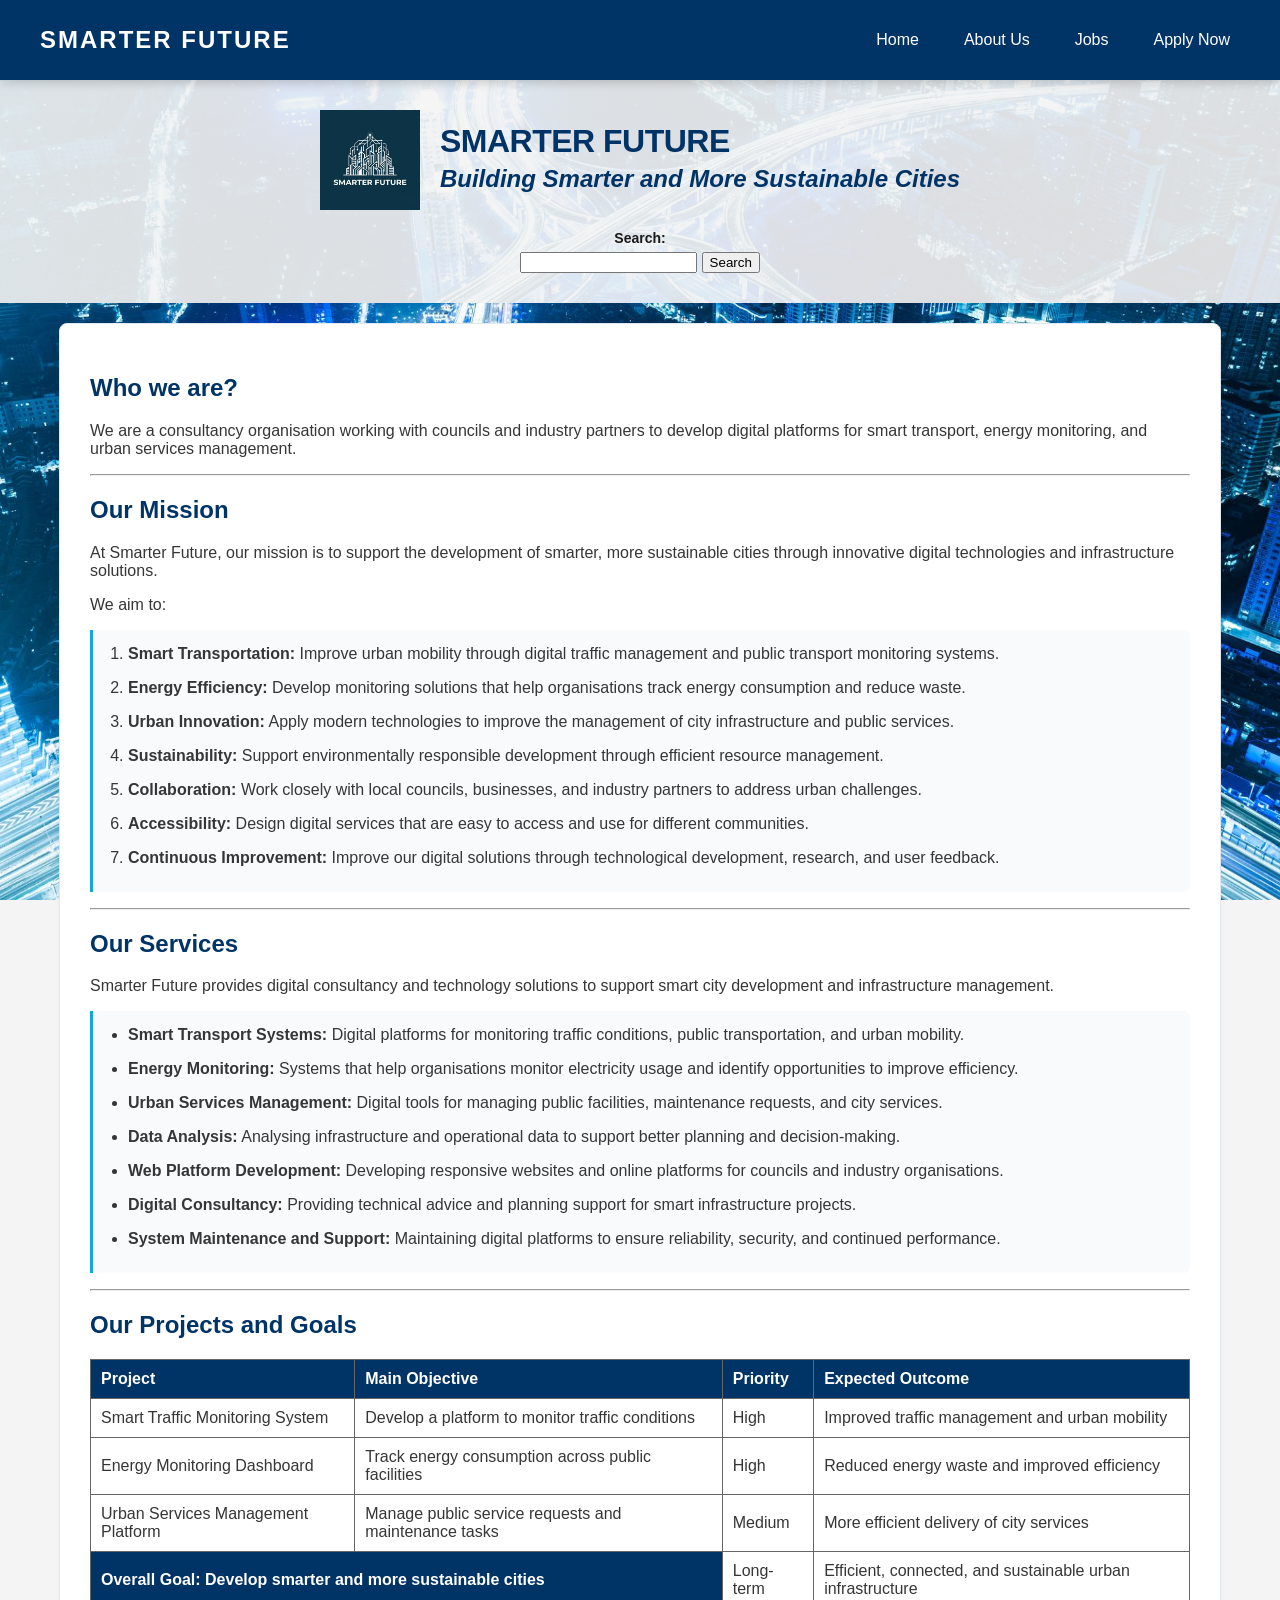
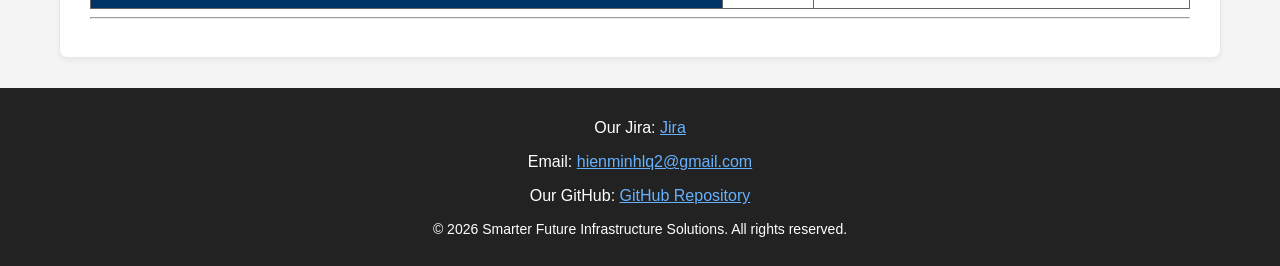
<file: index.html>
<!DOCTYPE html>
<html lang="en">

<head>
    <meta charset="utf-8" />
    <meta name="description" content="Smarter Future Infrastructure Solutions" />
    <meta name="keywords" content="Smart Cities, Transport, Energy, Urban Services" />
    <meta name="author" content="IDontKnowGr" />
    <title>Smarter Future - Home</title>
    <link rel="stylesheet" href="styles.css" />

    <style>
        .index-intro h2 {
            font-style: italic;
        }
    </style>
</head>

<body>

    <header>
        <nav>
            <div class="logo">SMARTER FUTURE</div>

            <ul class="nav-links">
                <li><a href="index.html">Home</a></li>
                <li><a href="about.html">About Us</a></li>
                <li><a href="jobs.html">Jobs</a></li>
                <li><a href="apply.html">Apply Now</a></li>
            </ul>
        </nav>
    </header>

    <section class="index-intro">

        <div class="index-brand">
            <img src="images/logo.png" alt="Smarter Future Company Logo" class="index-logo">

            <div>
                <h1>SMARTER FUTURE</h1>
                <h2>Building Smarter and More Sustainable Cities</h2>
            </div>
        </div>

        <form action="index.html" method="get" class="index-search">
            <label for="search">Search:</label>
            <input type="search" name="search" id="search" />
            <input type="submit" value="Search" />
        </form>

    </section>

    <article id="index-content">

        <h2>Who we are?</h2>

        <p>
            We are a consultancy organisation working with councils and
            industry partners to develop digital platforms for smart
            transport, energy monitoring, and urban services management.
        </p>

        <hr />

        <h2>Our Mission</h2>

        <p>
            At Smarter Future, our mission is to support the development
            of smarter, more sustainable cities through innovative
            digital technologies and infrastructure solutions.
        </p>

        <p>We aim to:</p>

        <ol>
            <li>
                <strong>Smart Transportation:</strong>
                Improve urban mobility through digital traffic management
                and public transport monitoring systems.
            </li>

            <li>
                <strong>Energy Efficiency:</strong>
                Develop monitoring solutions that help organisations
                track energy consumption and reduce waste.
            </li>

            <li>
                <strong>Urban Innovation:</strong>
                Apply modern technologies to improve the management
                of city infrastructure and public services.
            </li>

            <li>
                <strong>Sustainability:</strong>
                Support environmentally responsible development
                through efficient resource management.
            </li>

            <li>
                <strong>Collaboration:</strong>
                Work closely with local councils, businesses,
                and industry partners to address urban challenges.
            </li>

            <li>
                <strong>Accessibility:</strong>
                Design digital services that are easy to access
                and use for different communities.
            </li>

            <li>
                <strong>Continuous Improvement:</strong>
                Improve our digital solutions through technological
                development, research, and user feedback.
            </li>
        </ol>

        <hr />

        <h2>Our Services</h2>

        <p>
            Smarter Future provides digital consultancy and technology
            solutions to support smart city development and
            infrastructure management.
        </p>

        <ul>
            <li>
                <strong>Smart Transport Systems:</strong>
                Digital platforms for monitoring traffic conditions,
                public transportation, and urban mobility.
            </li>

            <li>
                <strong>Energy Monitoring:</strong>
                Systems that help organisations monitor electricity
                usage and identify opportunities to improve efficiency.
            </li>

            <li>
                <strong>Urban Services Management:</strong>
                Digital tools for managing public facilities,
                maintenance requests, and city services.
            </li>

            <li>
                <strong>Data Analysis:</strong>
                Analysing infrastructure and operational data
                to support better planning and decision-making.
            </li>

            <li>
                <strong>Web Platform Development:</strong>
                Developing responsive websites and online platforms
                for councils and industry organisations.
            </li>

            <li>
                <strong>Digital Consultancy:</strong>
                Providing technical advice and planning support
                for smart infrastructure projects.
            </li>

            <li>
                <strong>System Maintenance and Support:</strong>
                Maintaining digital platforms to ensure reliability,
                security, and continued performance.
            </li>
        </ul>

        <hr />

        <h2>Our Projects and Goals</h2>

        <table border="1">
            <tr>
                <th>Project</th>
                <th>Main Objective</th>
                <th>Priority</th>
                <th>Expected Outcome</th>
            </tr>

            <tr>
                <td>Smart Traffic Monitoring System</td>
                <td>Develop a platform to monitor traffic conditions</td>
                <td>High</td>
                <td>Improved traffic management and urban mobility</td>
            </tr>

            <tr>
                <td>Energy Monitoring Dashboard</td>
                <td>Track energy consumption across public facilities</td>
                <td>High</td>
                <td>Reduced energy waste and improved efficiency</td>
            </tr>

            <tr>
                <td>Urban Services Management Platform</td>
                <td>Manage public service requests and maintenance tasks</td>
                <td>Medium</td>
                <td>More efficient delivery of city services</td>
            </tr>

            <tr>
                <th colspan="2">
                    Overall Goal: Develop smarter and more sustainable cities
                </th>
                <td>Long-term</td>
                <td>Efficient, connected, and sustainable urban infrastructure</td>
            </tr>
        </table>

        <hr />

    </article>

    <footer>

        <p>
            Our Jira:
            <a href="https://vominhkhoi19052020.atlassian.net/jira/for-you?continue=https%3A%2F%2Fvominhkhoi19052020.atlassian.net%2Fwelcome%2Fsoftware%3FprojectId%3D10001&amp;atlOrigin=eyJpIjoiNzM0OTE0NDg0NWY0NDk5MzhkM2YyNmM0NTU4NWM4OGYiLCJwIjoiamlyYS1zb2Z0d2FyZSJ9&amp;tab=recommendedActions">Jira</a>
        </p>

        <p>
            Email:
            <a href="mailto:hienminhlq2@gmail.com">
                hienminhlq2@gmail.com
            </a>
        </p>

        <p>
            Our GitHub:
            <a href="https://github.com/KhoiIDK/IDontKnowGr">
                GitHub Repository
            </a>
        </p>

        <p style="font-size: 14px;">
            &copy; 2026 Smarter Future Infrastructure Solutions.
            All rights reserved.
        </p>

    </footer>

</body>
</html>
</file>
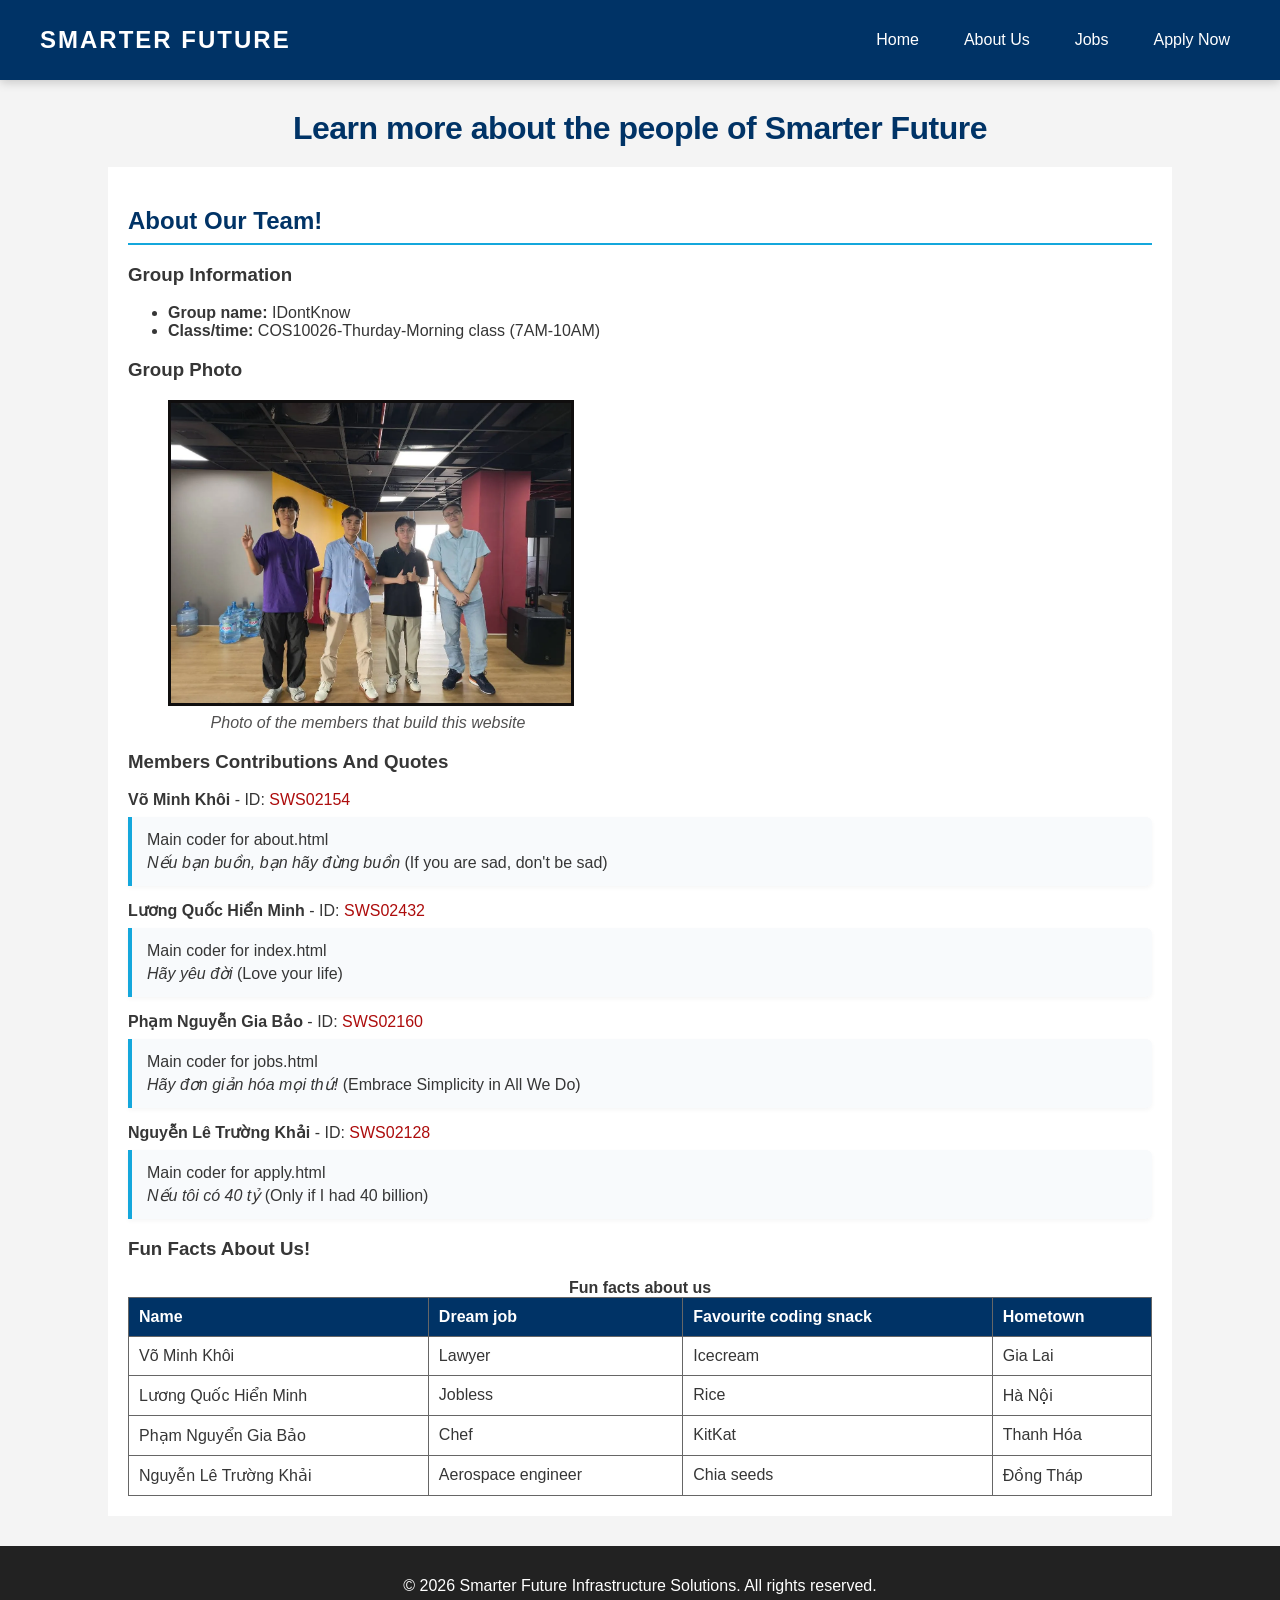
<file: about.html>
<!DOCTYPE html>
<html lang="en">
<head>
    <meta charset="UTF-8">
    <meta name="viewport" content="width=device-width, initial-scale=1.0">
    <title>About us</title>
    <link rel="stylesheet" href="styles.css">
</head>

<body>
    <header>
        <nav>
            <div class="logo">Smarter Future</div>
            <ul class="nav-links">
                <li><a href="index.html">Home</a></li>
                <li><a href="about.html">About Us</a></li>
                <li><a href="jobs.html">Jobs</a></li>
                <li><a href="apply.html">Apply Now</a></li>
            </ul>
        </nav>
    </header>

    <h1>Learn more about the people of Smarter Future</h1>

    <main>
        <h2>About Our Team!</h2>
        <section>
            <h3>Group Information</h3>
            <ul>
                <li><strong>Group name:</strong> IDontKnow</li>
                <li><strong>Class/time:</strong> COS10026-Thurday-Morning class (7AM-10AM)</li>
            </ul>
        </section>
        <section>
            <h3>Group Photo</h3>
            <figure class="groupphoto">
                <img src="images/groupidontknowphoto.webp" alt="Photo of the group members">
                <figcaption>Photo of the members that build this website</figcaption> 
            </figure>
        </section>
        <section>
            <h3>Members Contributions And Quotes</h3>
            <dl>
                <dt><strong>Võ Minh Khôi</strong> - ID: <span class="studentid">SWS02154</span></dt>
                <dd class="highlightbox">
                    <p>Main coder for about.html</p>
                    <p><em>Nếu bạn buồn, bạn hãy đừng buồn</em> (If you are sad, don't be sad)</p>
                </dd>
                <dt><strong>Lương Quốc Hiển Minh</strong> - ID: <span class="studentid">SWS02432</span></dt>
                <dd class="highlightbox">
                    <p>Main coder for index.html</p>
                    <p><em>Hãy yêu đời</em> (Love your life)</p>
                </dd>
                <dt><strong>Phạm Nguyễn Gia Bảo</strong> - ID: <span class="studentid">SWS02160</span></dt>
                <dd class="highlightbox">
                    <p>Main coder for jobs.html</p>
                    <P><em>Hãy đơn giản hóa mọi thứ!</em> (Embrace Simplicity in All We Do)</P>
                </dd>
                <dt><strong>Nguyễn Lê Trường Khải</strong> - ID: <span class="studentid">SWS02128</span></dt>
                <dd class="highlightbox">
                    <p>Main coder for apply.html</p>
                    <p><em>Nếu tôi có 40 tỷ</em> (Only if I had 40 billion)</p>
                </dd>
            </dl>
        </section>
        <section>
            <h3>Fun Facts About Us!</h3>
            <table>
                <caption><strong>Fun facts about us</strong></caption>
                <thead>
                    <tr>
                        <th>Name</th>
                        <th>Dream job</th>
                        <th>Favourite coding snack</th>
                        <th>Hometown</th>
                    </tr>
                </thead>
                <tbody>
                    <tr>
                        <td>Võ Minh Khôi</td>
                        <td>Lawyer</td>
                        <td>Icecream</td>
                        <td>Gia Lai</td>
                    </tr>
                    <tr>
                        <td>Lương Quốc Hiển Minh</td>
                        <td>Jobless</td>
                        <td>Rice</td>
                        <td>Hà Nội</td>
                    </tr>
                    <tr>
                        <td>Phạm Nguyển Gia Bảo</td>
                        <td>Chef</td>
                        <td>KitKat</td>
                        <td>Thanh Hóa</td>
                    </tr>
                    <tr>
                        <td>Nguyễn Lê Trường Khải</td>
                        <td>Aerospace engineer</td>
                        <td>Chia seeds</td>
                        <td>Đồng Tháp</td>
                    </tr>
                </tbody>
            </table>
        </section>
    </main>

    <footer>
        <p>&copy; 2026 Smarter Future Infrastructure Solutions. All rights reserved.</p>
    </footer>
</body>
</html>
</file>
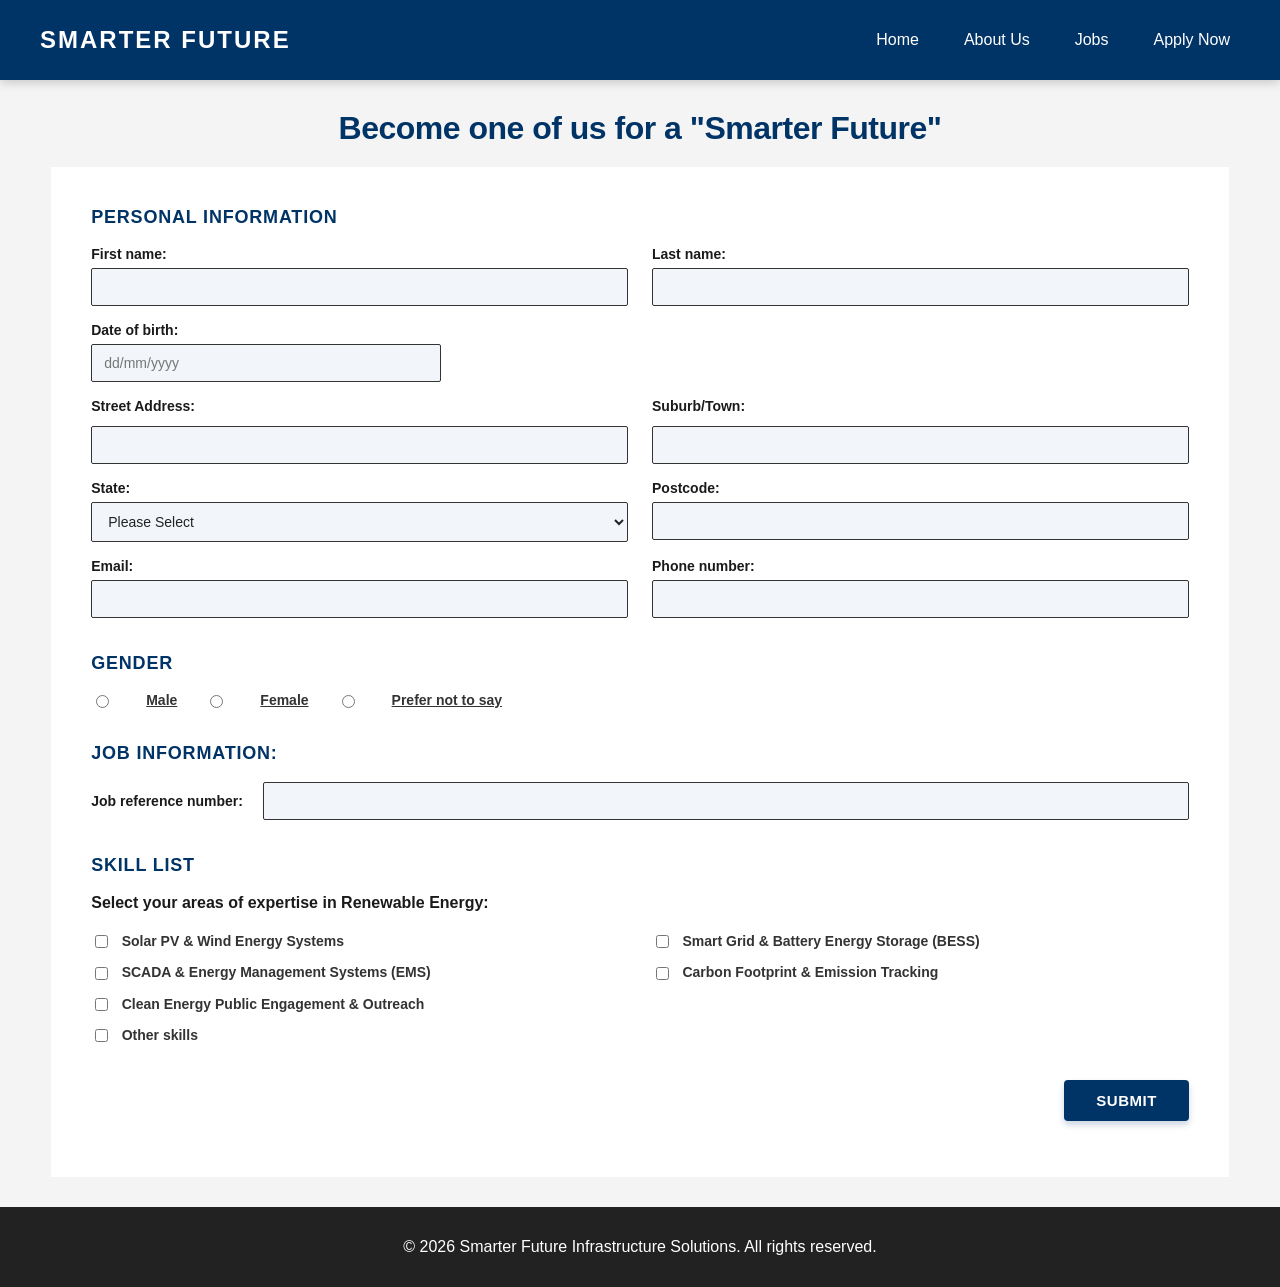
<file: apply.html>
<!-- we will be Smart City Infrastructure Consultancy, our company name is "Smarter Future" -->
<!--REMEMBER TO READ THE ASSIGNMENT AND LOOK ON JIRA TO KNOW WHAT URE DOING-->
<!DOCTYPE html>
<html lang="en">
<head>
    <meta charset="UTF-8">
    <meta name="viewport" content="width=device-width, initial-scale=1.0">
    <title>Job Application Site</title>
    <link rel="stylesheet" href="styles.css">
    <style>
        label[for="job_ref_num"] {
            font-weight: bold;
        }
    </style>
</head>
<body>
    <header>
        <nav>
            <div class="logo">Smarter Future</div>
            <ul class="nav-links">
                <li><a href="index.html">Home</a></li>
                <li><a href="about.html">About Us</a></li>
                <li><a href="jobs.html">Jobs</a></li>
                <li><a href="apply.html">Apply Now</a></li>
            </ul>
        </nav>
    </header>
    <h1>Become one of us for a "Smarter Future"</h1>
    <main>
    <form action="https://mercury.swin.edu.au/it000000/formtest.php" method="post">
        <fieldset>
            <legend>Personal information</legend>
            <p>
                <label for="first_name">First name:</label>
                <input id="first_name" name="first_name" type="text" pattern="^[a-zA-Z]+$" maxlength="20" size="40" required="required">
            </p>
            
            <p>
                <label for="last_name">Last name:</label>
                <input id="last_name" name="last_name" type="text" pattern="^[a-zA-Z]+$" maxlength="20" size="40" required="required">
            </p>
            <p>
                <label for="dob">Date of birth:</label>
                <input id="dob" name="dob" type="text" placeholder="dd/mm/yyyy" pattern="^(0[1-9]|[12][0-9]|3[01])\/(0[1-9]|1[0-2])\/\d{4}$" required="required">
            </p>

            <span>
            <label for="address">Street Address:</label>
            <input type="text" id="address" name="address" maxlength="40" size="40" required="required">

            <label for="sub_town">Suburb/Town:</label>
            <input type="text" id="sub_town" name="sub_town" maxlength="40" size="40" required="required">
            </span>

            <p>
                <label for="state">State:</label>
                <select id="state" name="state" required="required">
                    <option value="" selected="selected">Please Select</option>
                    <option value="VIC">VIC</option>
                    <option value="NSW">NSW</option>
                    <option value="QLD">QLD</option>
                    <option value="NT">NT</option>
                    <option value="WA">WA</option>
                    <option value="SA">SA</option>
                    <option value="TAS">TAS</option>
                    <option value="ACT">ACT</option>
                </select>
            </p>
            <p>
                <label for="postcode">Postcode:</label>
                <input type="text" id="postcode" name="postcode" required="required" pattern="^[0-9]{4}$" maxlength="4" size="40">
            </p>
            
            <p>
                <label for="email">Email:</label>
                <input type="email" id="email" name="email" required="required" size="40">
            </p>

            <p>
                <label for="phone_num">Phone number:</label>
                <input type="tel" id="phone_num" name="phone_num" pattern="^[0-9]{8,12}$" size="40" required="required" maxlength="40"> 
            </p>
        </fieldset>

        <fieldset>
            <legend>Gender</legend>
            <p><input type="radio" name="gender" id="male" value="Male" required="required"><label for="male" style="text-decoration: underline;">Male</label> <input type="radio" name="gender" id="female" value="female" required="required"><label for="female" style="text-decoration: underline;">Female</label>
            <input type="radio" name="gender" id="not_said" value="not_said" required="required"> <label for="not_said" style="text-decoration: underline;">Prefer not to say</label>
            </p>
        </fieldset>

        <fieldset>
                <legend>Job information:</legend>
                <p>
                    <label for="job_ref_num">Job reference number:</label>
                    <input id="job_ref_num" name="job_ref_num" type="text" pattern="^[a-zA-Z0-9 ]{5}$" maxlength="5" size="40" required="required">
                </p>
            </fieldset>
            <fieldset>
    <legend>Skill list</legend>
    <p>Select your areas of expertise in Renewable Energy:</p>

    <p>
        <input type="checkbox" id="skill_solar_wind" name="skills[]" value="Solar_Wind_Systems">
        <label for="skill_solar_wind">Solar PV &amp; Wind Energy Systems</label>
    </p>

    <p>
        <input type="checkbox" id="skill_smart_grid" name="skills[]" value="Smart_Grid_Storage" >
        <label for="skill_smart_grid">Smart Grid &amp; Battery Energy Storage (BESS)</label>
    </p>

    <p>
        <input type="checkbox" id="skill_scada" name="skills[]" value="SCADA_EMS" >
        <label for="skill_scada">SCADA &amp; Energy Management Systems (EMS)</label>
    </p>

    <p>
        <input type="checkbox" id="skill_carbon" name="skills[]" value="Carbon_Accounting" >
        <label for="skill_carbon">Carbon Footprint &amp; Emission Tracking</label>
    </p>

    <p>
        <input type="checkbox" id="skill_engagement" name="skills[]" value="Public_Engagement" >
        <label for="skill_engagement">Clean Energy Public Engagement &amp; Outreach</label>
    </p>

    <p>
        <input type="checkbox" id="skill_other" name="skills[]" value="Other" >
        <label for="skill_other">Other skills</label>
        <textarea id="other_skill_text" name="skill_other" rows="10" cols="40" placeholder="Please specify your other skills"></textarea>
    </p>
</fieldset>

    <p>
        <input type="submit" value="Submit" class="button_submit">
    </p>

    </form>
    </main>
    <footer>
        <p>&copy; 2026 Smarter Future Infrastructure Solutions. All rights reserved.</p>
    </footer>

</body>
</html>
</file>
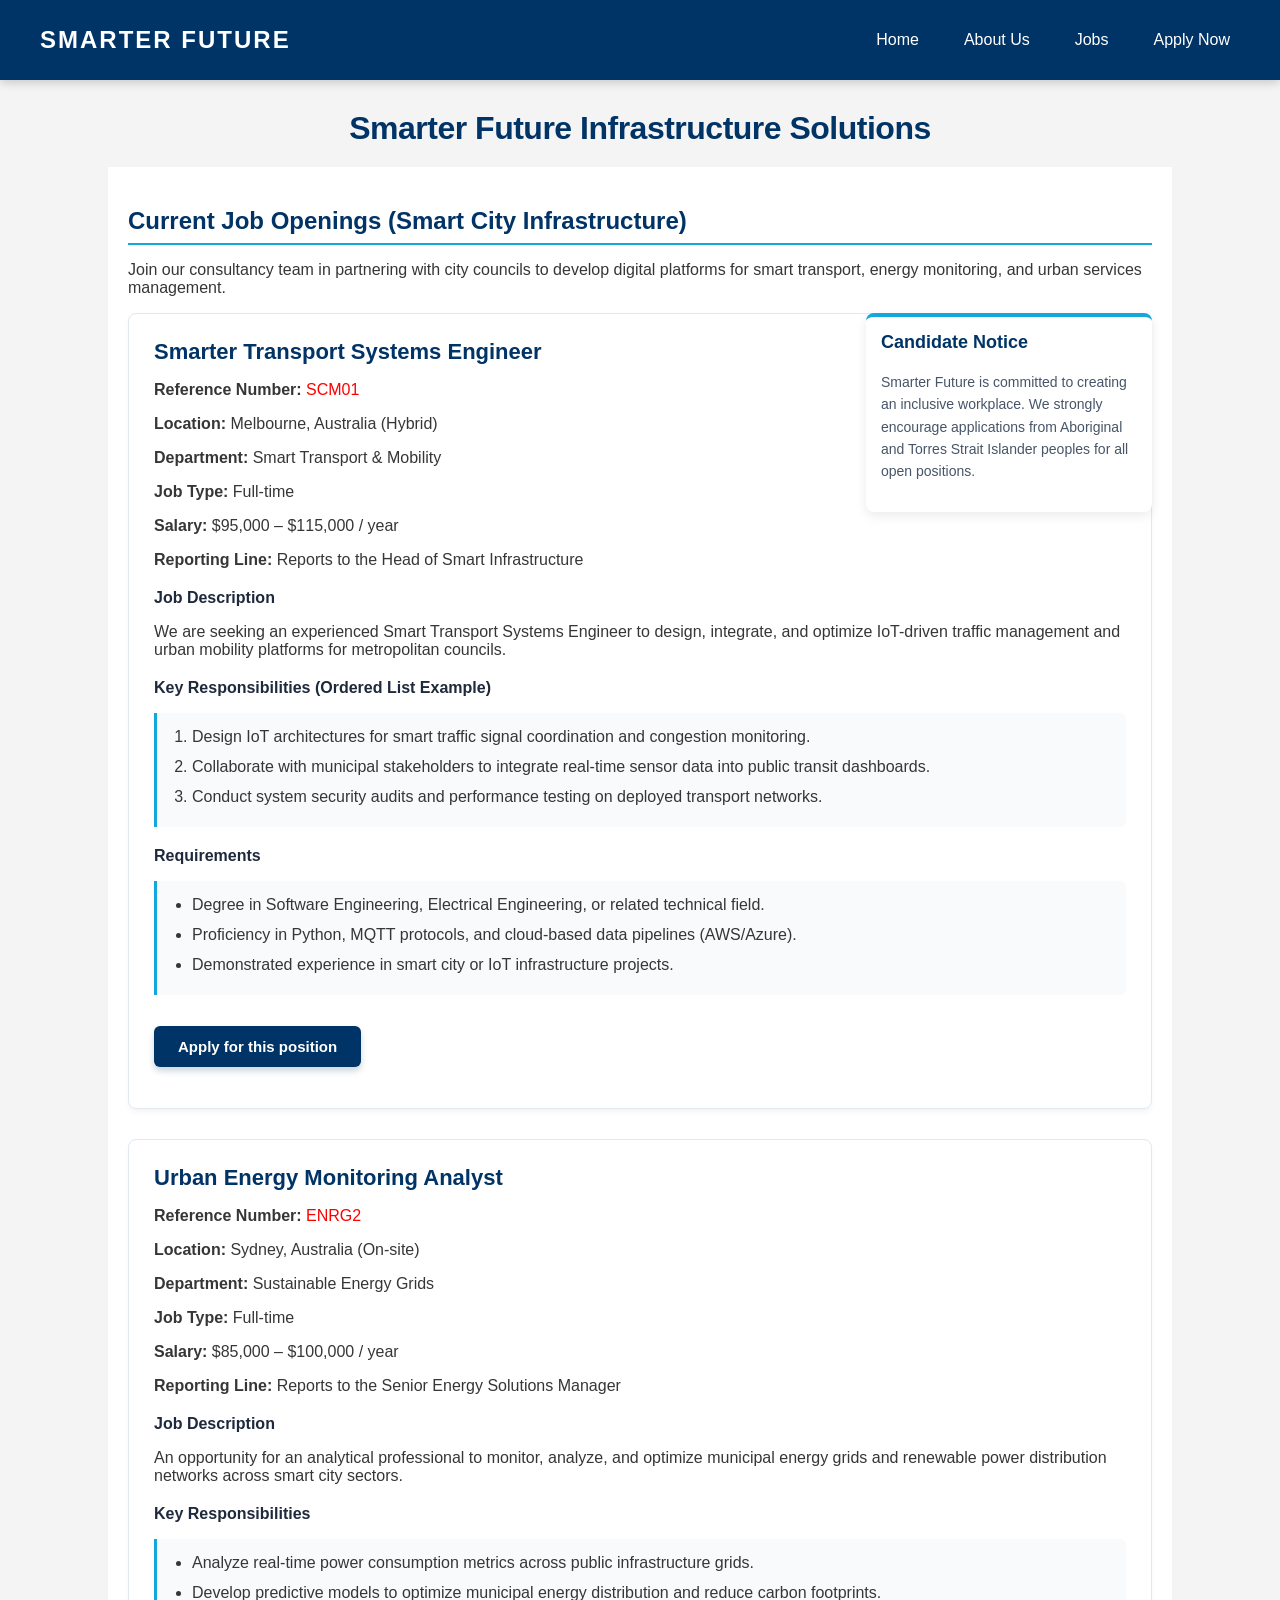
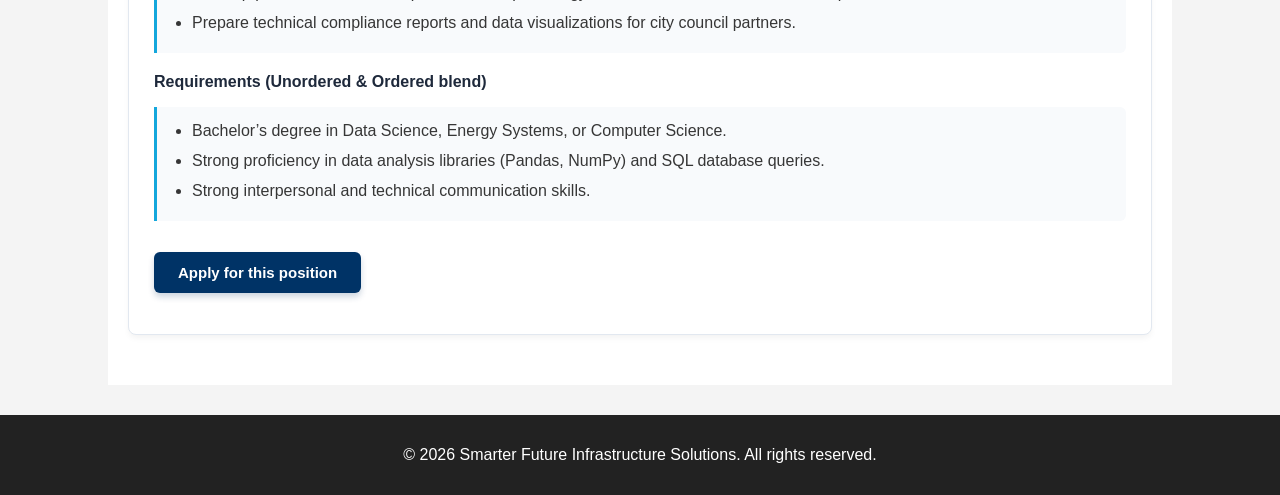
<file: jobs.html>
<!DOCTYPE html>
<html lang="en">
<head>
    <meta charset="UTF-8">
    <meta name="viewport" content="width=device-width, initial-scale=1.0">
    <title>Job Openings - Smart City Infrastructure Consultancy</title>
    <link rel="stylesheet" href="styles.css">
    <!-- Embedded CSS cho trang jobs theo yêu cầu đề bài -->
    <style>
        aside {
            float: right;
            width: 25%;
            margin: 0 0 20px 20px;
            padding: 15px;
            border: 2px solid #0056b3;
            background-color: #f8f9fa;
        }
        main {
            overflow: hidden; /* Clearfix cho float aside */
        }
    </style>
</head>
<body>

    <!-- Header / Navigation chung -->
    <header>
        <nav>
            <div class="logo">Smarter Future</div>
            <ul class="nav-links">
                <li><a href="index.html">Home</a></li>
                <li><a href="about.html">About Us</a></li>
                <li><a href="jobs.html">Jobs</a></li>
                <li><a href="apply.html">Apply Now</a></li>
            </ul>
        </nav>
    </header>

    <h1>Smarter Future Infrastructure Solutions</h1>

    <main>
        <!-- Intro Section -->
        <section>
            <h2>Current Job Openings (Smart City Infrastructure)</h2>
            <p>Join our consultancy team in partnering with city councils to develop digital platforms for smart transport, energy monitoring, and urban services management.</p>
        </section>

        <!-- Aside Section bắt buộc theo yêu cầu (đặt bên phải, 25% width, có margin, padding, border) -->
        <aside>
            <h3>Candidate Notice</h3>
            <p>Smarter Future is committed to creating an inclusive workplace. We strongly encourage applications from Aboriginal and Torres Strait Islander peoples for all open positions.</p>
        </aside>

        <!-- Job Listings -->
        <section>
            <!-- Job 1 -->
            <article>
                <h3>Smarter Transport Systems Engineer</h3>
                <p><strong>Reference Number:</strong> <span style="color: red;" title="Inline CSS example">SCM01</span></p>
                <p><strong>Location:</strong> Melbourne, Australia (Hybrid)</p>
                <p><strong>Department:</strong> Smart Transport & Mobility</p>
                <p><strong>Job Type:</strong> Full-time</p>
                <p><strong>Salary:</strong> $95,000 – $115,000 / year</p>
                <p><strong>Reporting Line:</strong> Reports to the Head of Smart Infrastructure</p>
                
                <h4>Job Description</h4>
                <p>We are seeking an experienced Smart Transport Systems Engineer to design, integrate, and optimize IoT-driven traffic management and urban mobility platforms for metropolitan councils.</p>
                
                <h4>Key Responsibilities (Ordered List Example)</h4>
                <ol>
                    <li>Design IoT architectures for smart traffic signal coordination and congestion monitoring.</li>
                    <li>Collaborate with municipal stakeholders to integrate real-time sensor data into public transit dashboards.</li>
                    <li>Conduct system security audits and performance testing on deployed transport networks.</li>
                </ol>

                <h4>Requirements</h4>
                <ul>
                    <li>Degree in Software Engineering, Electrical Engineering, or related technical field.</li>
                    <li>Proficiency in Python, MQTT protocols, and cloud-based data pipelines (AWS/Azure).</li>
                    <li>Demonstrated experience in smart city or IoT infrastructure projects.</li>
                </ul>

                <p><a href="apply.html?job=SCM01">Apply for this position</a></p>
            </article>

            <hr>

            <!-- Job 2 -->
            <article>
                <h3>Urban Energy Monitoring Analyst</h3>
                <p><strong>Reference Number:</strong><span style="color: red;" title="Inline CSS example"> ENRG2</span></p>
                <p><strong>Location:</strong> Sydney, Australia (On-site)</p>
                <p><strong>Department:</strong> Sustainable Energy Grids</p>
                <p><strong>Job Type:</strong> Full-time</p>
                <p><strong>Salary:</strong> $85,000 – $100,000 / year</p>
                <p><strong>Reporting Line:</strong> Reports to the Senior Energy Solutions Manager</p>
                
                <h4>Job Description</h4>
                <p>An opportunity for an analytical professional to monitor, analyze, and optimize municipal energy grids and renewable power distribution networks across smart city sectors.</p>
                
                <h4>Key Responsibilities</h4>
                <ul>
                    <li>Analyze real-time power consumption metrics across public infrastructure grids.</li>
                    <li>Develop predictive models to optimize municipal energy distribution and reduce carbon footprints.</li>
                    <li>Prepare technical compliance reports and data visualizations for city council partners.</li>
                </ul>

                <h4>Requirements (Unordered & Ordered blend)</h4>
                <ul>
                    <li>Bachelor’s degree in Data Science, Energy Systems, or Computer Science.</li>
                    <li>Strong proficiency in data analysis libraries (Pandas, NumPy) and SQL database queries.</li>
                    <li>Strong interpersonal and technical communication skills.</li>
                </ul>

                <p><a href="apply.html?job=ENRG2">Apply for this position</a></p>
            </article>
        </section>
    </main>

    <!-- Footer -->
    <footer>
        <p>&copy; 2026 Smarter Future Infrastructure Solutions. All rights reserved.</p>
    </footer>

</body>
</html>
</file>
<file: styles.css>
/* Basic Page Setup */
body {
    font-family: Calibri, sans-serif;
    margin: 0;
    padding: 0;
    background-color: #f4f4f4;
    color: #363636;
}

/* Header and Navigation */
header {
    background-color: #003366;
    color: white;
    padding: 15px 0;
    position: sticky;
    top: 0;
    z-index: 1000;
    box-shadow: 0 2px 10px rgba(0,0,0,0.2);
}

.logo {
    font-size: 24px;
    font-weight: bold;
    text-transform: uppercase;
    letter-spacing: 2px;
}

nav {
    max-width: 1200px;
    margin: 0 auto;
    display: flex;
    justify-content: space-between;
    align-items: center;
    padding: 0 20px;
}

.nav-links {
    list-style: none;
    display: flex;
}

.nav-links li {
    margin-left: 25px;
}

.nav-links a {
    text-decoration: none;
    color: white;
    font-weight: 500;
    transition: 0.3s;
    padding: 5px 10px;
    border-radius: 4px;
}

.nav-links a:hover {
    background-color: #14a7dc;
    color: #fff;
}

h1 {
    color: #003366;
    text-align: center;
}

/* Main Content Area */
main {
    width: 80%;
    margin: 20px auto;
    background-color: white;
    padding: 20px;
}

/* Hero Banner on Home Page */
.hero-banner {
    background-image: url();
    background-size: cover;
    color: white;
    text-align: center;
    padding: 40px;
}

/* Table Styling */
table {
    width: 100%;
    border-collapse: collapse;
    margin-top: 15px;
}

table, th, td {
    border: 1px solid #666;
}

th, td {
    padding: 10px;
    text-align: left;
}

th {
    background-color: #003366;
    color: white;
}

tr:hover {
    background-color: #f0f0f0;
}

/* Team Photo */
.team-img {
    width: 300px;
    border: 2px solid #333;
}

/* Footer */
footer {
    background-color: #222;
    color: white;
    text-align: center;
    padding: 15px;
    margin-top: 30px;
}

footer a {
    color: #66b2ff;
}
/*This is for about.html */
.studentid {
    color: rgb(173, 12, 12);
}

.groupphoto {
    width: 100%;
    max-width: 400px;
    height: auto;
    text-align: center;
}
.groupphoto img {
    border: 3px solid rgb(16, 14, 14);
    width: 100%;
    height: auto;
    display: block;
}
.groupphoto figcaption {
    margin-top: 8px;
    font-style: italic;
    color: #515050;
}

tr :hover {
    color: #66b2ff;
}

.highlightbox {
    background-color: #f8fafc;
    border-left: 4px solid #14a7dc;
    padding: 10px 15px;
    margin: 8px 0 15px 0; 
    margin-left: 0; 
    border-radius: 0 6px 6px 0;
    box-shadow: 0 2px 5px rgba(0, 0, 0, 0.04);
}
.highlightbox p {
    margin: 4px 0;
}
/*This is for apply.html */
/* Form Container - Spread fully across the content area */
main:has(form) {
    max-width: 1200px;
    width: 92%;
    box-sizing: border-box;
    padding: 30px 40px;
}

main form {
    width: 100%;
    max-width: 100%;
    margin: 0;
    padding: 10px 0;
    box-sizing: border-box;
}

/* Fieldsets and Legends */
form fieldset {
    border: none;
    margin: 0 0 35px 0;
    padding: 0;
    width: 100%;
    box-sizing: border-box;
}

form legend {
    font-size: 18px;
    font-weight: 700;
    color: #003366;
    text-transform: uppercase;
    letter-spacing: 0.8px;
    margin-bottom: 18px;
    padding: 0;
    display: block;
    width: 100%;
}

/* Form Paragraphs and Labels */
form p {
    margin: 0 0 16px 0;
}

form label {
    display: block;
    font-weight: 700;
    color: #1a1a1a;
    font-size: 14px;
    margin-bottom: 6px;
}

/* Text Inputs, Date, Selects, and Textareas */
form input[type="text"],
form input[type="date"],
form input[type="email"],
form input[type="tel"],
form select,
form textarea {
    width: 100%;
    box-sizing: border-box;
    background-color: #f2f6fa;
    border: 1px solid #333333;
    border-radius: 2px;
    padding: 10px 12px;
    font-size: 14px;
    color: #222222;
    font-family: Calibri, sans-serif;
    transition: border-color 0.2s, background-color 0.2s, box-shadow 0.2s;
}

form input[type="text"]:focus,
form input[type="date"]:focus,
form input[type="email"]:focus,
form input[type="tel"]:focus,
form select:focus,
form textarea:focus {
    outline: none;
    background-color: #ffffff;
    border-color: #003366;
    box-shadow: 0 0 0 2px rgba(0, 51, 102, 0.15);
}

/* Personal Information (Balanced 6-Column Grid to eliminate empty spaces) */
form fieldset:first-of-type {
    display: grid;
    grid-template-columns: repeat(6, 1fr);
    column-gap: 24px;
    row-gap: 16px;
    width: 100%;
    box-sizing: border-box;
}

form fieldset:first-of-type legend {
    grid-column: 1 / -1;
}

form fieldset:first-of-type p {
    margin: 0;
}

/* First & Last Name: 50% each */
form fieldset:first-of-type p:nth-of-type(1) {
    grid-column: span 3;
}

form fieldset:first-of-type p:nth-of-type(2) {
    grid-column: span 3;
}

/* Address & Suburb row: 50% each spanning full width */
form fieldset:first-of-type > span {
    grid-column: 1 / -1;
    display: grid;
    grid-template-columns: 1fr 1fr;
    grid-template-areas: 
        "lbl-addr lbl-sub"
        "inp-addr inp-sub";
    column-gap: 24px;
    row-gap: 6px;
    width: 100%;
    box-sizing: border-box;
}

form fieldset:first-of-type > span label[for="address"] {
    grid-area: lbl-addr;
}

form fieldset:first-of-type > span #address {
    grid-area: inp-addr;
}

form fieldset:first-of-type > span label[for="sub_town"] {
    grid-area: lbl-sub;
}

form fieldset:first-of-type > span #sub_town {
    grid-area: inp-sub;
}

/* Date of Birth, State, Postcode: Balanced across 3 equal columns */
form fieldset:first-of-type p:nth-of-type(3) {
    grid-column: span 2;
}

form fieldset:first-of-type p:nth-of-type(4) {
    grid-column: span 3;
}

form fieldset:first-of-type p:nth-of-type(5) {
    grid-column: span 3;
}

/* Email & Phone number: 50% each */
form fieldset:first-of-type p:nth-of-type(6) {
    grid-column: span 3;
}

form fieldset:first-of-type p:nth-of-type(7) {
    grid-column: span 3;
}

/* Gender Selection Styling */
form fieldset:nth-of-type(2) p {
    display: flex;
    align-items: center;
    gap: 28px;
    margin: 0;
    flex-wrap: wrap;
}

form input[type="radio"],
form input[type="checkbox"] {
    width: auto;
    accent-color: #003366;
    cursor: pointer;
    vertical-align: middle;
}

form input[type="radio"] + label,
form input[type="checkbox"] + label {
    display: inline;
    font-weight: 600;
    color: #333333;
    margin-left: 6px;
    margin-bottom: 0;
    cursor: pointer;
}

/* Job Information (Spans 100% across row) */
form fieldset:nth-of-type(3) p {
    display: flex;
    align-items: center;
    gap: 20px;
    margin: 0;
    width: 100%;
}

form fieldset:nth-of-type(3) label {
    margin-bottom: 0;
    white-space: nowrap;
}

form fieldset:nth-of-type(3) input {
    flex: 1;
}

/* Skill List Section (Spread across 2 balanced columns) */
form fieldset:nth-of-type(4) {
    display: grid;
    grid-template-columns: 1fr 1fr;
    column-gap: 24px;
    row-gap: 12px;
    width: 100%;
    box-sizing: border-box;
}

form fieldset:nth-of-type(4) legend,
form fieldset:nth-of-type(4) > p:first-of-type,
form fieldset:nth-of-type(4) > p:last-of-type {
    grid-column: 1 / -1;
}

form fieldset:nth-of-type(4) p {
    margin: 0;
}

form fieldset:nth-of-type(4) > p:first-of-type {
    font-weight: 700;
    color: #1a1a1a;
    margin-bottom: 8px;
}

/* Skill other textarea toggle */
#other_skill_text {
    display: none;
    margin-top: 10px;
    min-height: 120px;
    resize: vertical;
    width: 100%;
}

#skill_other:checked ~ #other_skill_text {
    display: block;
}

/* Submit Button */
form > p:last-of-type {
    margin-top: 30px;
    display: flex;
    justify-content: flex-end;
}

.button_submit {
    display: inline-block;
    background-color: #003366;
    color: #ffffff;
    font-family: 'Gill Sans', 'Gill Sans MT', Calibri, 'Trebuchet MS', sans-serif;
    font-weight: 700;
    font-size: 15px;
    text-transform: uppercase;
    letter-spacing: 0.5px;
    padding: 12px 32px;
    border: none;
    border-radius: 4px;
    text-decoration: none;
    box-shadow: 0 4px 6px rgba(0, 51, 102, 0.2);
    transition: all 0.25s cubic-bezier(0.4, 0, 0.2, 1);
    cursor: pointer;
}

.button_submit:hover {
    background-color: #14a7dc;
    transform: translateY(-2px);
    box-shadow: 0 6px 12px rgba(20, 167, 220, 0.35);
}

.button_submit:active {
    transform: translateY(1px);
    box-shadow: 0 2px 4px rgba(0, 51, 102, 0.3);
}

/* Responsive adjustments */
@media (max-width: 768px) {
    main:has(form) {
        width: 95%;
        padding: 20px 15px;
    }
    form fieldset:first-of-type {
        grid-template-columns: 1fr;
    }
    form fieldset:first-of-type p:nth-of-type(1),
    form fieldset:first-of-type p:nth-of-type(2),
    form fieldset:first-of-type p:nth-of-type(3),
    form fieldset:first-of-type p:nth-of-type(4),
    form fieldset:first-of-type p:nth-of-type(5),
    form fieldset:first-of-type p:nth-of-type(6),
    form fieldset:first-of-type p:nth-of-type(7) {
        grid-column: 1 / -1;
    }
    form fieldset:first-of-type > span {
        grid-template-columns: 1fr;
        grid-template-areas: 
            "lbl-addr"
            "inp-addr"
            "lbl-sub"
            "inp-sub";
    }
    form fieldset:nth-of-type(3) p {
        flex-direction: column;
        align-items: flex-start;
        gap: 8px;
    }
    form fieldset:nth-of-type(3) input {
        width: 100%;
    }
    form fieldset:nth-of-type(4) {
        grid-template-columns: 1fr;
    }
}


/*This is for index.html */

body:has(#index-content) {
    background-image: url("images/background.jpg");
    background-size: cover;
    background-position: center;
    background-repeat: no-repeat;
    background-attachment: fixed;
}


.index-intro {
    background-image: linear-gradient(
        rgba(244, 244, 244, 0.9),
        rgba(244, 244, 244, 0.9)
    ), url("images/background.jpg");

    background-size: cover;
    background-position: center;
    background-repeat: no-repeat;
    padding: 30px;
}

.index-brand {
    display: flex;
    align-items: center;
    justify-content: center;
    gap: 20px;
    margin-bottom: 20px;
}

.index-logo {
    width: 100px;
    height: auto;
}

.index-brand h1 {
    color: #003366;
    text-align: left;
    margin: 0;
}

.index-brand h2 {
    color: #003366;
    margin: 5px 0;
}

.index-search {
    text-align: center;
    margin-top: 15px;
}

#index-content {
    background-color: white;
    padding: 30px;
    margin: 20px auto;
    max-width: 1100px;
}

#index-content h2 {
    color: #003366;
}

#index-content li {
    margin-bottom: 10px;
}

#index-content table {
    width: 100%;
    border-collapse: collapse;
}

#index-content th,
#index-content td {
    padding: 10px;
}

@media (max-width: 600px) {
    .index-brand {
        flex-direction: column;
        text-align: center;
    }

    .index-brand h1 {
        text-align: center;
    }

    .index-intro {
        padding: 15px;
    }

    #index-content {
        padding: 15px;
        overflow-x: auto;
    }
}

/*This is for jobs.html */

/* Main Headings & Subheadings Styling */
h1 {
    font-size: 32px;
    font-weight: 700;
    margin-top: 30px;
    margin-bottom: 10px;
    letter-spacing: -0.5px;
}

main h2 {
    color: #003366;
    font-size: 24px;
    border-bottom: 2px solid #14a7dc;
    padding-bottom: 8px;
    margin-bottom: 15px;
}

/* Job Cards */
article {
    background-color: #ffffff;
    border: 1px solid #e2e8f0;
    border-radius: 8px;
    padding: 25px;
    margin-bottom: 30px;
    box-shadow: 0 4px 6px -1px rgba(0, 0, 0, 0.05);
    transition: all 0.3s ease;
}

/* Subtle elevation on hover */
article:hover {
    box-shadow: 0 10px 15px -3px rgba(0, 0, 0, 0.1);
    border-color: #cbd5e1;
}

article h3 {
    color: #003366;
    font-size: 22px;
    margin-top: 0;
    margin-bottom: 15px;
}

article h4 {
    color: #1e293b;
    font-size: 16px;
    margin-top: 20px;
    margin-bottom: 8px;
}

/* Clean styling for lists */
article ol, article ul {
    background-color: #f8fafc;
    border-left: 3px solid #14a7dc;
    padding: 12px 15px 12px 35px;
    border-radius: 0 6px 6px 0;
}

article li {
    margin-bottom: 6px;
    line-height: 1.5;
}

/* Apply Button (Hover & Click Effects) */
article p a[href*="apply.html"] {
    display: inline-block;
    background-color: #003366;
    color: #ffffff !important;
    font-weight: 600;
    font-size: 15px;
    padding: 12px 24px;
    border-radius: 6px;
    text-decoration: none;
    margin-top: 15px;
    box-shadow: 0 4px 6px rgba(0, 51, 102, 0.2);
    transition: all 0.25s cubic-bezier(0.4, 0, 0.2, 1);
    cursor: pointer;
}

/* HOVER EFFECT: Brighten color & lift up slightly */
article p a[href*="apply.html"]:hover {
    background-color: #14a7dc;
    transform: translateY(-2px);
    box-shadow: 0 6px 12px rgba(20, 167, 220, 0.35);
}

/* ACTIVE/CLICK EFFECT: Subtle press-down feel */
article p a[href*="apply.html"]:active {
    transform: translateY(1px);
    box-shadow: 0 2px 4px rgba(0, 51, 102, 0.3);
}

/* Candidate Notice Aside Styling */
aside {
    border: none !important;
    border-top: 4px solid #14a7dc !important;
    background: #ffffff !important;
    border-radius: 8px;
    box-shadow: 0 4px 12px rgba(0, 0, 0, 0.08);
    transition: all 0.3s ease;
}

/* Aside Hover Effect */
aside:hover {
    transform: translateY(-3px);
    box-shadow: 0 8px 20px rgba(0, 51, 102, 0.12);
    border-top-color: #003366 !important;
}

aside h3 {
    color: #003366;
    margin-top: 0;
    font-size: 18px;
    display: flex;
    align-items: center;
}

aside p {
    font-size: 14px;
    line-height: 1.6;
    color: #475569;
}

/* Remove redundant horizontal line */
main hr {
    display: none;
}
</file>
